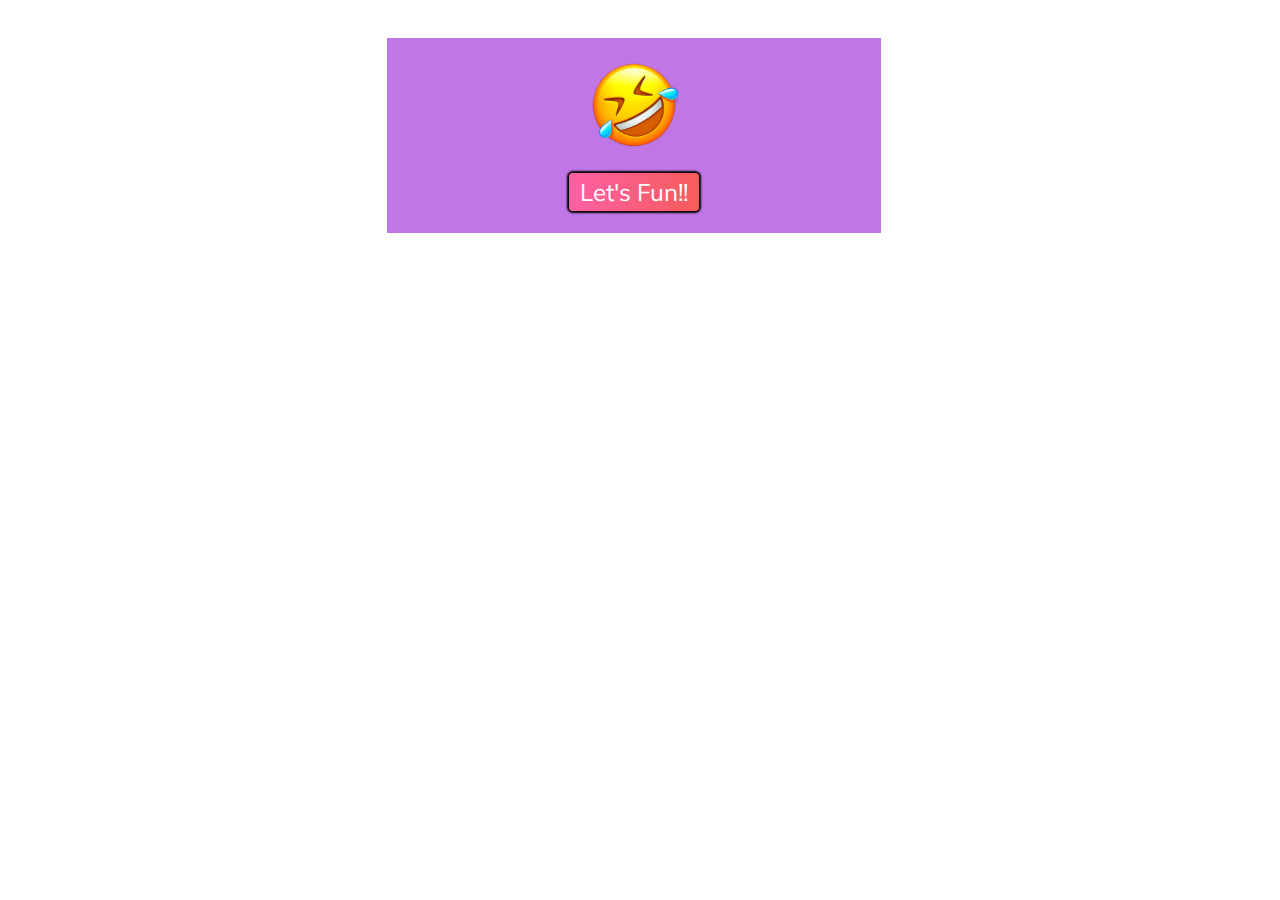
<file: Task2-iNeuBytes/index.html>
<!DOCTYPE html>
<html lang="en">
<head>
    <meta charset="UTF-8">
    <meta http-equiv="X-UA-Compatible" content="IE=edge">
    <meta name="viewport" content="width=device-width, initial-scale=1.0">
    <title>Joke Generator</title>
    <link rel="stylesheet" href="style.css">
    <link href="https://fonts.googleapis.com/css2?family=Abril+Fatface&family=Catamaran:wght@200&family=Courgette&family=Edu+TAS+Beginner:wght@700&family=Lato:wght@300;900&family=Mukta:wght@700&family=Mulish:wght@300&family=Open+Sans&family=PT+Sans:ital,wght@1,700&family=Poppins:wght@300&family=Raleway:wght@100&family=Roboto+Condensed:wght@700&family=Roboto+Slab&family=Roboto:wght@300&family=Source+Sans+Pro:wght@300&display=swap" rel="stylesheet">

</head>
<body>
    <div class="container">
        <img src="pngwing.com.png" alt="">
        <h3 id="joke"></h3>
        <button onclick="getJoke()">Let's Fun!!</button>
    </div>
    <script src="script.js"></script>
</body>
</html>
</file>
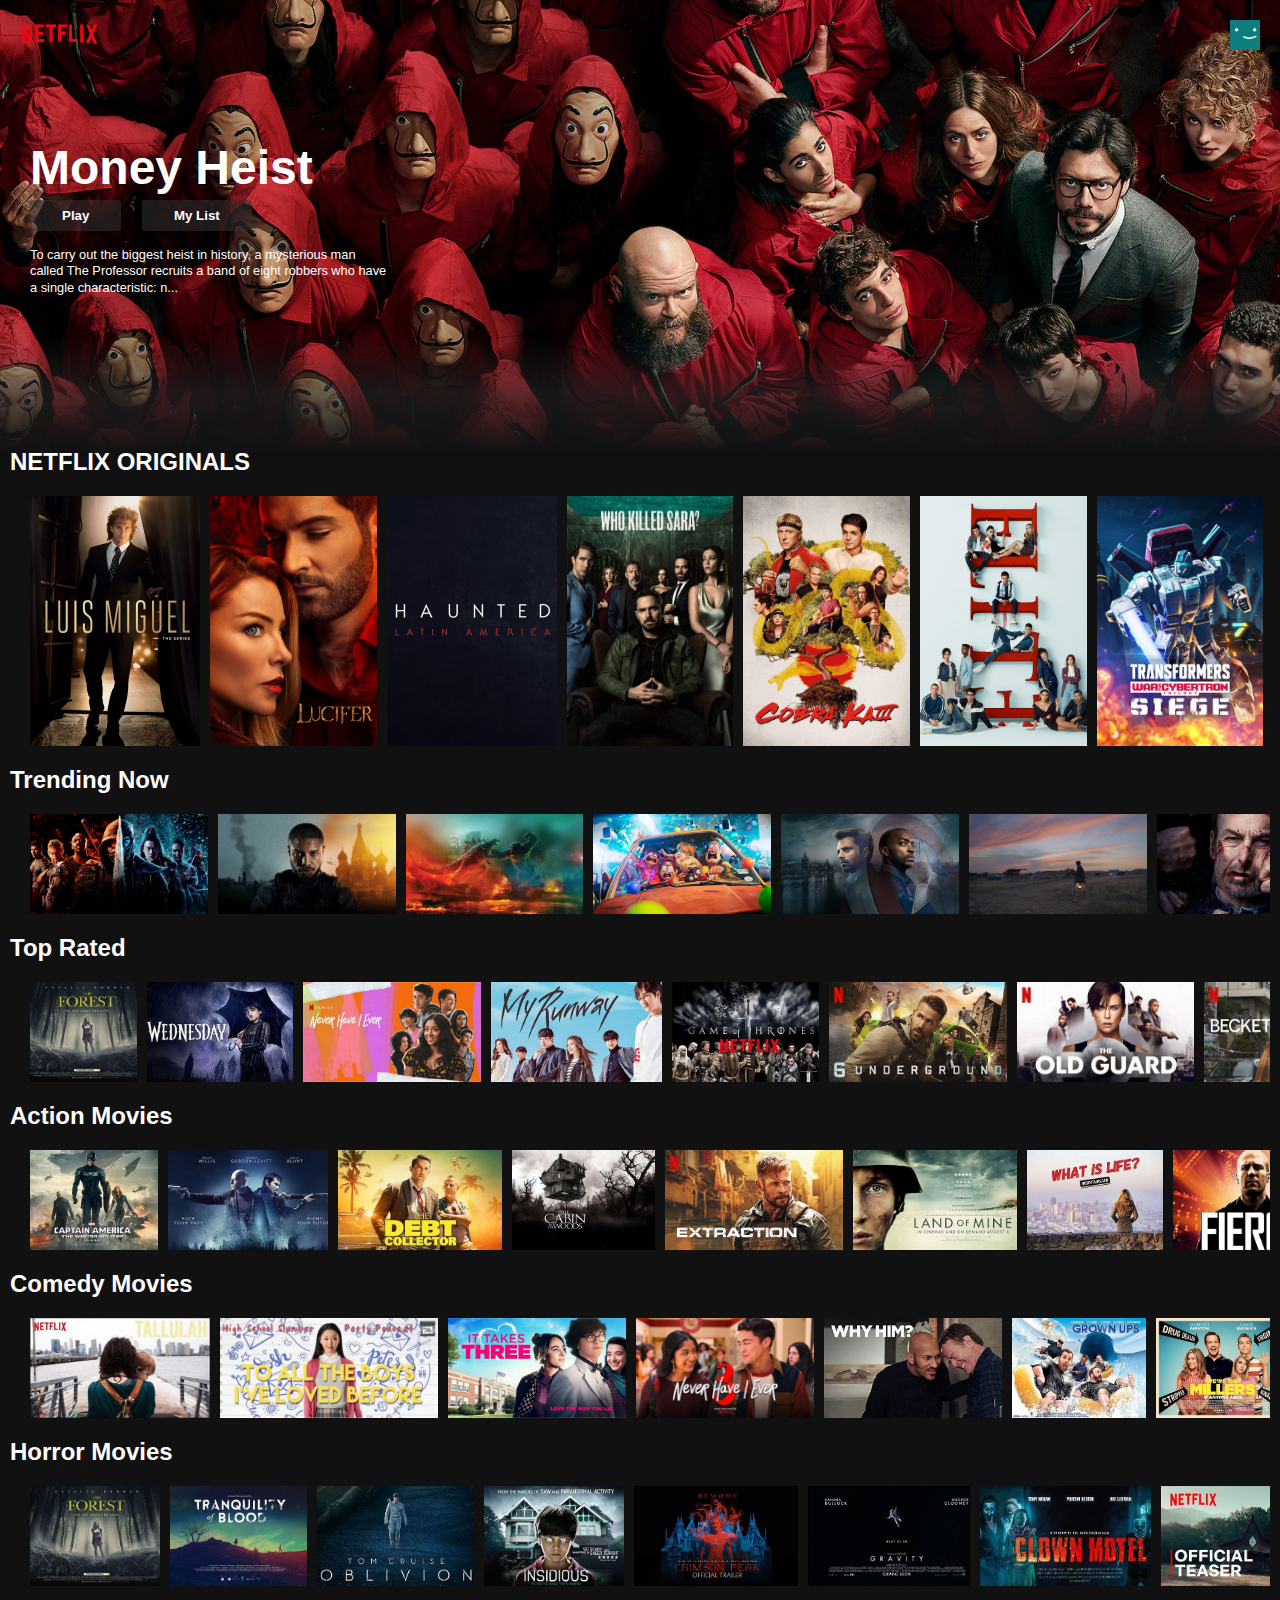
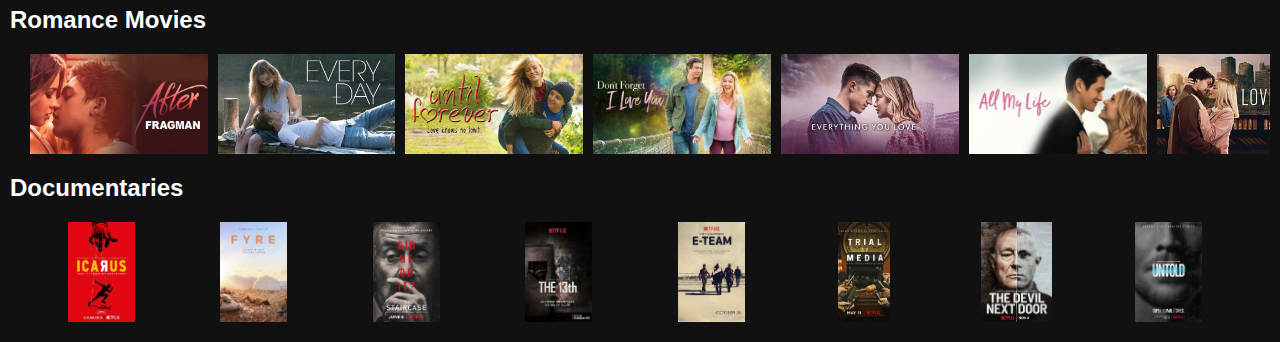
<file: Task3-iNeuBytes/index.html>
<!DOCTYPE html>
<html lang="en">
<head>
  <meta charset="UTF-8" />
  <meta http-equiv="X-UA-Compatible" content="IE=edge" />
  <meta name="viewport" content="width=device-width, initial-scale=1.0" />
  <title>Netflixx Clone</title>
  <link rel="stylesheet" href="clone.css" />
</head>
<body>

  <div class="nav" id="nav">
    <img src="photos/netflix-logo.png" alt="" class="nav__logo" />
    <img src="photos/netflix-avatar.png" alt="" class="nav__avatar" />
  </div>

  <!-- header -->
  <div class="banner">
    <div class="banner__contents">
      <h1 class="banner__title">Money Heist</h1>
      <div class="banner__buttons">
        <button class="banner__button">Play</button>
        <button class="banner__button">My List</button>
      </div>
      <div class="banner__description">
         To carry out the biggest heist in history, a mysterious man called The Professor recruits
         a band of eight robbers who have a single characteristic: n...
      </div> 
    </div>
    <div class="banner--fadeBottom"></div>
  </div>

  <!-- Netflixx Originals -->
  <div class="row">
    <h2>NETFLIX ORIGINALS</h2>
    <div class="row__posters">
      <img src="photos/large-movie1.jpg" alt="" class="row__poster row__posterLarge" />
      <img src="photos/large-movie2.jpg" alt="" class="row__poster row__posterLarge" />
      <img src="photos/large-movie3.jpg" alt="" class="row__poster row__posterLarge" />
      <img src="photos/large-movie4.jpg" alt="" class="row__poster row__posterLarge" />
      <img src="photos/large-movie5.jpg" alt="" class="row__poster row__posterLarge" />
      <img src="photos/large-movie6.jpg" alt="" class="row__poster row__posterLarge" />
      <img src="photos/large-movie7.jpg" alt="" class="row__poster row__posterLarge" />
      <img src="photos/large-movie8.jpg" alt="" class="row__poster row__posterLarge" />
    </div>
  </div>

  <!-- Trending Now -->
  <div class="row">
    <h2>Trending Now</h2>
    <div class="row__posters">
      <img src="photos/small-movie1.jpg" alt="" class="row__poster" />
      <img src="photos/small-movie2.jpg" alt="" class="row__poster" />
      <img src="photos/small-movie3.jpg" alt="" class="row__poster" />
      <img src="photos/small-movie4.jpg" alt="" class="row__poster" />
      <img src="photos/small-movie5.jpg" alt="" class="row__poster" />
      <img src="photos/small-movie6.jpg" alt="" class="row__poster" />
      <img src="photos/small-movie7.jpg" alt="" class="row__poster" />
      <img src="photos/small-movie8.jpg" alt="" class="row__poster" />
    </div>
  </div>

  <!-- Top Rated -->
  <div class="row">
    <h2>Top Rated</h2>
    <div class="row__posters">
      <img src="photos/top1.jpeg" alt="" class="row__poster" />
      <img src="photos/top2.jpeg" alt="" class="row__poster" />
      <img src="photos/top3.jpeg" alt="" class="row__poster" />
      <img src="photos/top4.jpeg" alt="" class="row__poster" />
      <img src="photos/top5.jpeg" alt="" class="row__poster" />
      <img src="photos/top6.jpg"  alt="" class="row__poster" />
      <img src="photos/top7.jpeg" alt="" class="row__poster" />
      <img src="photos/top8.jpeg" alt="" class="row__poster" />
    </div>
  </div>

  <!-- Action Movies -->
  <div class="row">
    <h2>Action Movies</h2>
    <div class="row__posters">
      <img src="photos/act1.jpeg" alt="" class="row__poster" />
      <img src="photos/act2.jpeg" alt="" class="row__poster" />
      <img src="photos/act3.jpeg" alt="" class="row__poster" />
      <img src="photos/act4.jpeg" alt="" class="row__poster" />
      <img src="photos/act5.jpeg" alt="" class="row__poster" />
      <img src="photos/act6.jpeg" alt="" class="row__poster" />
      <img src="photos/act7.jpeg" alt="" class="row__poster" />
      <img src="photos/act8.jpeg" alt="" class="row__poster" />
    </div>
  </div>

  <!-- Comedy Movies -->
  <div class="row">
    <h2>Comedy Movies</h2>
    <div class="row__posters">
      <img src="photos/_com1.jpeg" alt="" class="row__poster" />
      <img src="photos/_com2.jpeg" alt="" class="row__poster" />
      <img src="photos/_com3.jpeg" alt="" class="row__poster" />
      <img src="photos/_com4.jpg"  alt="" class="row__poster" />
      <img src="photos/_com5.jpeg" alt="" class="row__poster" />
      <img src="photos/_com6.jpeg" alt="" class="row__poster" />
      <img src="photos/_com7.jpeg" alt="" class="row__poster" />
      <img src="photos/_com8.jpg" alt="" class="row__poster" />
    </div>
  </div>

  <!-- Horror Movies -->
  <div class="row">
    <h2>Horror Movies</h2>
    <div class="row__posters">
      <img src="photos/hor1.jpeg" alt="" class="row__poster" />
      <img src="photos/hor2.jpeg" alt="" class="row__poster" />
      <img src="photos/hor3.jpeg" alt="" class="row__poster" />
      <img src="photos/hor4.jpeg" alt="" class="row__poster" />
      <img src="photos/hor5.jpeg" alt="" class="row__poster" />
      <img src="photos/hor6.jpeg" alt="" class="row__poster" />
      <img src="photos/hor7.jpeg" alt="" class="row__poster" />
      <img src="photos/hor8.jpeg" alt="" class="row__poster" />
    </div>
  </div>

  <!-- Romance Movies -->
  <div class="row">
    <h2>Romance Movies</h2>
    <div class="row__posters">
      <img src="photos/rom1.jpg" alt="" class="row__poster" />
      <img src="photos/rom2.jpeg" alt="" class="row__poster" />
      <img src="photos/rom3.webp"alt="" class="row__poster" />
      <img src="photos/rom4.jpg" alt="" class="row__poster" />
      <img src="photos/rom5.jpeg" alt="" class="row__poster" />
      <img src="photos/rom6.jpg" alt="" class="row__poster" />
      <img src="photos/rom7.jpeg" alt="" class="row__poster" />
      <img src="photos/rom8.jpg" alt="" class="row__poster" />
    </div>
  </div>

  <!-- Documentaries -->
  <div class="row">
    <h2>Documentaries</h2>
    <div class="row__posters">
      <img src="photos/doc1.jpeg" alt="" class="row__poster" />
      <img src="photos/doc2.jpeg" alt="" class="row__poster" />
      <img src="photos/doc3.jpeg" alt="" class="row__poster" />
      <img src="photos/doc4.jpeg" alt="" class="row__poster" />
      <img src="photos/doc5.jpeg" alt="" class="row__poster" />
      <img src="photos/doc6.jpeg" alt="" class="row__poster" />
      <img src="photos/doc7.jpeg" alt="" class="row__poster" />
      <img src="photos/doc8.jpeg" alt="" class="row__poster" />
    </div>
  </div>

<script>
  const nav = document.getElementById('nav');

  window.addEventListener('scroll', () => {
    if(window.scrollY >= 100) {
      nav.classList.add('nav__black');
    } else {
      nav.classList.remove('nav__black');
    }
  });
</script>

</body>
</html>
</file>
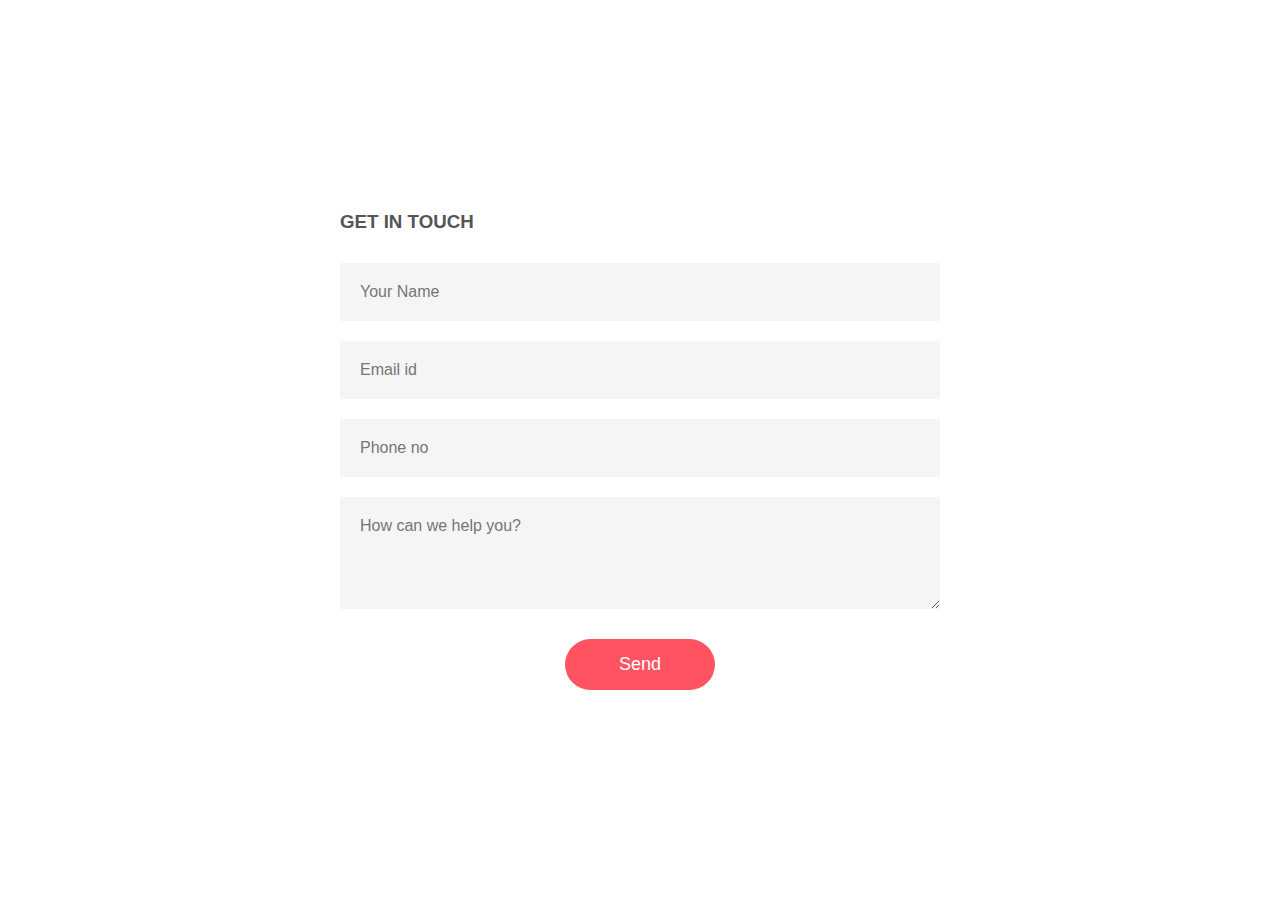
<file: Task1-iNeuBytes/contact.html>
<!DOCTYPE html>
<html lang="en">
<head>
    <meta charset="UTF-8">
    <meta name="viewport" content="width=, initial-scale=1.0">
    <title>contact us</title>
    <style>
        *{
    margin: 0;
    padding:0;
    box-sizing: border-box;
     font-family: 'Lucida Sans', 'Lucida Sans Regular', 'Lucida Grande', 'Lucida Sans Unicode', Geneva, Verdana, sans-serif;
}
.container{
    width: 100%;
    height: 100vh;
    background: none;
    display: flex;
    align-items: center;
    justify-content: center;
}
 form{
    background-color: #ffffff;
    display: flex;
    flex-direction: column;
    padding: 2vw 4;
    width: 90%;
    max-width: 600px;
    border-radius: 10px;
}
form h3{
    color: #555;
    font-weight: 800;
    margin-bottom: 20px;
}
form input, form textarea{
    border: 0;
    margin: 10px 0;
    padding: 20px;
    outline: none;
    background-color: #f5f5f5;
    font-size: 16px;
}
form button{
    padding: 15px;
    font-size: 18px;
    border: 0;
    background-color: #ff5361;
    color: #fff;
    outline: none;
    cursor: pointer;
    width: 150px;
    margin: 20px auto 0;
    border-radius: 30px;
}
    </style>
</head>
<body>
    <div class="container">
        <form>
            <h3>GET IN TOUCH</h3>
            <input type="text" id="name" placeholder="Your Name" required>
            <input type="email" id="email" placeholder="Email id" required> 
            <input type="text" id="phone" placeholder="Phone no" required>
            <textarea id="message" rows="4" placeholder="How can we help you?"></textarea>
            <button type="submit">Send</button>
        </form>
    </div>
</body>
</html>
</file>
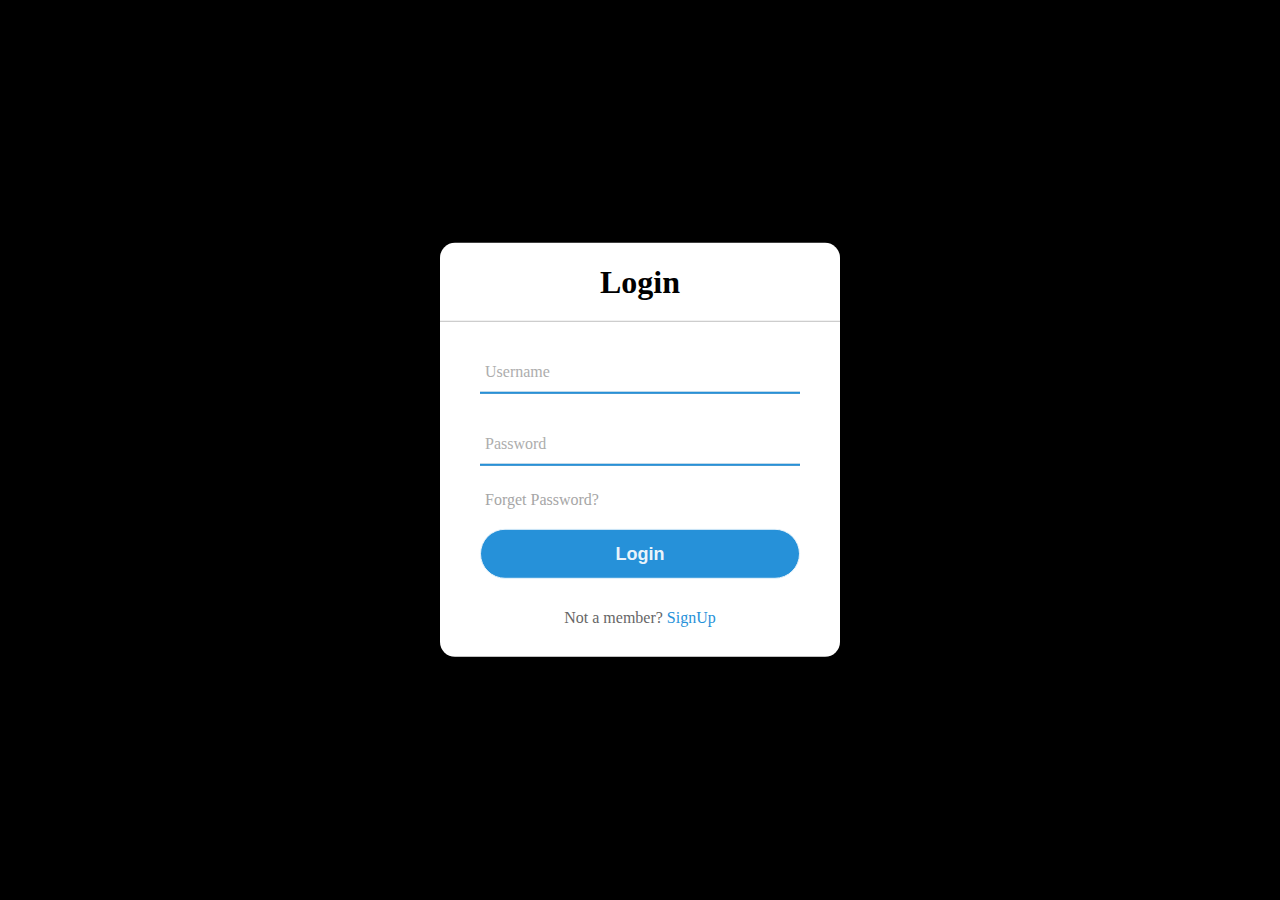
<file: Task1-iNeuBytes/sign-up.html>
<!DOCTYPE html>
<html lang="en">
<head>
   <title>Sign-up</title>
   <style>
   body{
    margin:0;
    padding: 0;
    background: #000000;
    height: 100vh;
    overflow: hidden;
   }
   .center{
    position: absolute;
    top: 50%;
    left: 50%;
    transform: translate(-50% , -50%);
    width: 400px;
    background: white;
    border-radius: 15px;
   }
   .center h1{
    text-align: center;
    padding: 0 0 20px 0;
    border-bottom: 1px solid silver;
   }
   .center form{
    padding: 0 40px;
    box-sizing: border-box;
   }
   .center .text{
    position: relative;
    margin: 30px 0;
    border-bottom: 2px solid #adadad;
   }
   .text input{
    width: 100%;
    padding: 0 5px;
    height: 40px;
    font-size: 16px;
    border: none;
    background: none;
    outline: none;
   }
   .text label{
    position:absolute;
    top: 50%;
    left: 5px;
    color: #adadad;
    transform: translateY(-50%);
    font-size: 16px;
    pointer-events: none;
    transition: .5s;
   }
   .text span::before{
    content: '';
    position: absolute;
    top: 40px;
    left: 0;
    width: 100%;
    height: 2px;
    background: #2691d9;
   }
   .text input:focus ~ label,
   .text input:valid ~ label{
    top: -5px;
    color: #2691d9;
   }
   .text input:focus ~ span::before,
   .text input:valid ~ span::before{
    width: 100%;
   }
   .pass{
    margin: -5px 0 20px 5px;
    color: #a6a6a6;
    cursor: pointer;
   }
   .pass:hover{
    text-transform: underline;
   }
   .submit{
    width: 100%;
    height: 50px;
    border: 1px solid;
    background: #2691d9;
    border-radius: 25px;
    font-size: 18px;
    color: #e9f4fb;
    font-weight: 700;
    cursor: pointer;
    outline: none;
   }
   .submit:hover{
    border-color: #2691d9;
    transition: .5s;
   }
   .sign-up{
    margin: 30px 0;
    text-align: center;
    font-size: 16px;
    color: #666666;
   }
   .sign-up a{
    color: #2691d9;
    text-decoration: none;
   }
   .sign-up a:hover{
    text-decoration: underline;
   }
   </style>
</head>
<body>
    <div class="center">
        <h1>Login</h1>
        <form  method="post">
            <div class="text">
                <input type="text"required>
                <span></span>
                <label>Username</label>
            </div>
            <div class="text">
                <input type="password" required>
                <span></span>
                <label>Password</label>
            </div>
            <div class="pass">Forget Password?</div>
            <input type="Submit" class="submit" value="Login">
            <div class="sign-up">
                Not a member? <a href="#">SignUp</a>
            </div>
        </form>

    </div>
</body>
</html>
</file>
<file: Task2-iNeuBytes/style.css>
*{
    font-family: 'Mulish' , sans-serif;
}
.container{
    width: 450px;
    padding: 22px;
    margin-left: 30%;
    margin-top: 3%;
    color: #fff;
    text-align: center;
    justify-content: center;
    background-color: rgb(193, 118, 230);
}
button{
    width: 130px;
    height: 38px;
    background-image:linear-gradient(to right, #ff60a5, #f65c5c) ;
    box-shadow: 0px 0px 2px 2px rgb(0,0,0);
    color: #fff;
    border: none;
    outline: none;
    border-radius: 4px;
    font-weight: 400;
    font-size: 24px;
}
button:hover{
    background-image:linear-gradient(to right, #f51073, #f42020) ;
    box-shadow: 0px 0px 2px 2px rgb(0,0,0);
}
img{
    width: 20%;
}
</file>
<file: Task3-iNeuBytes/clone.css>
* {
    margin: 0;
    box-sizing: border-box;
  }
  
  body {
    font-family: Arial, Helvetica, sans-serif;
    background-color: #111;
  }
  
  .row__poster {
    width: 100%;
    object-fit: contain;
    max-height: 100px;
    margin-right: 10px;
    transition: transform 450ms;
  }
  
  .row__posters {
    display: flex;
    overflow-y: hidden;
    overflow-x: scroll;
    padding: 20px;
  }
  
  .row__poster:hover {
    transform: scale(1.08);
  }
  
  .row__posters::-webkit-scrollbar {
    display: none;
  }
  
  .row__posterLarge {
    max-height: 250px;
  }
  
  .row__posterLarge:hover {
    transform: scale(1.09);
  }
  
  .row {
    color: white;
    margin-left: 10px;
    margin-right: 10px;
  }
  
  .banner {
    background-image: url('photos/banner.jpg');
    background-size: cover;
    background-position: center center;
    color: white;
    object-fit: contain;
    height: 448px;
  }
  
  .banner__contents {
    margin-left: 30px;
    padding-top: 140px;
    height: 190px;
  }
  
  .banner__title {
    font-size: 3rem;
    font-weight: 800;
    padding-bottom: 0.3rem;
  }
  
  .banner__description {
    width: 45rem;
    line-height: 1.3;
    padding-top: 1rem;
    font-size: 0.8rem;
    max-width: 360px;
    height: 180px;
  }
  
  .banner__button {
    cursor: pointer;
    color: #fff;
    outline: none;
    border: none;
    font-weight: 700;
    border-radius: 0.2vw;
    padding-left: 2rem;
    padding-right: 2rem;
    margin-right: 1rem;
    padding-top: 0.5rem;
    padding-bottom: 0.5rem;
    background-color: rgba(51, 51, 51, 0.5);
  }
  
  .banner__button:hover {
    color: #000;
    background-color: #e6e6e6;
    transition: all 0.2s;
  }
  
  .banner--fadeBottom {
    margin-top: 145px;
    height: 7.4rem;
    background-image: linear-gradient(180deg, transparent, rgba(37,37,37,0.61), #111);
  }
  
  .nav__logo {
    width: 80px;
    object-fit: contain;
  }
  
  .nav__avatar {
    width: 30px;
    object-fit: contain;
  }
  
  .nav {
    position: fixed;
    top: 0;
    width: 100%;
    display: flex;
    justify-content: space-between;
    padding: 20px;
    z-index: 1;
    transition-timing-function: ease-in;
    transition: all 0.5s;
  }
  
  .nav__black {
    background-color: #111;
  }
</file>
